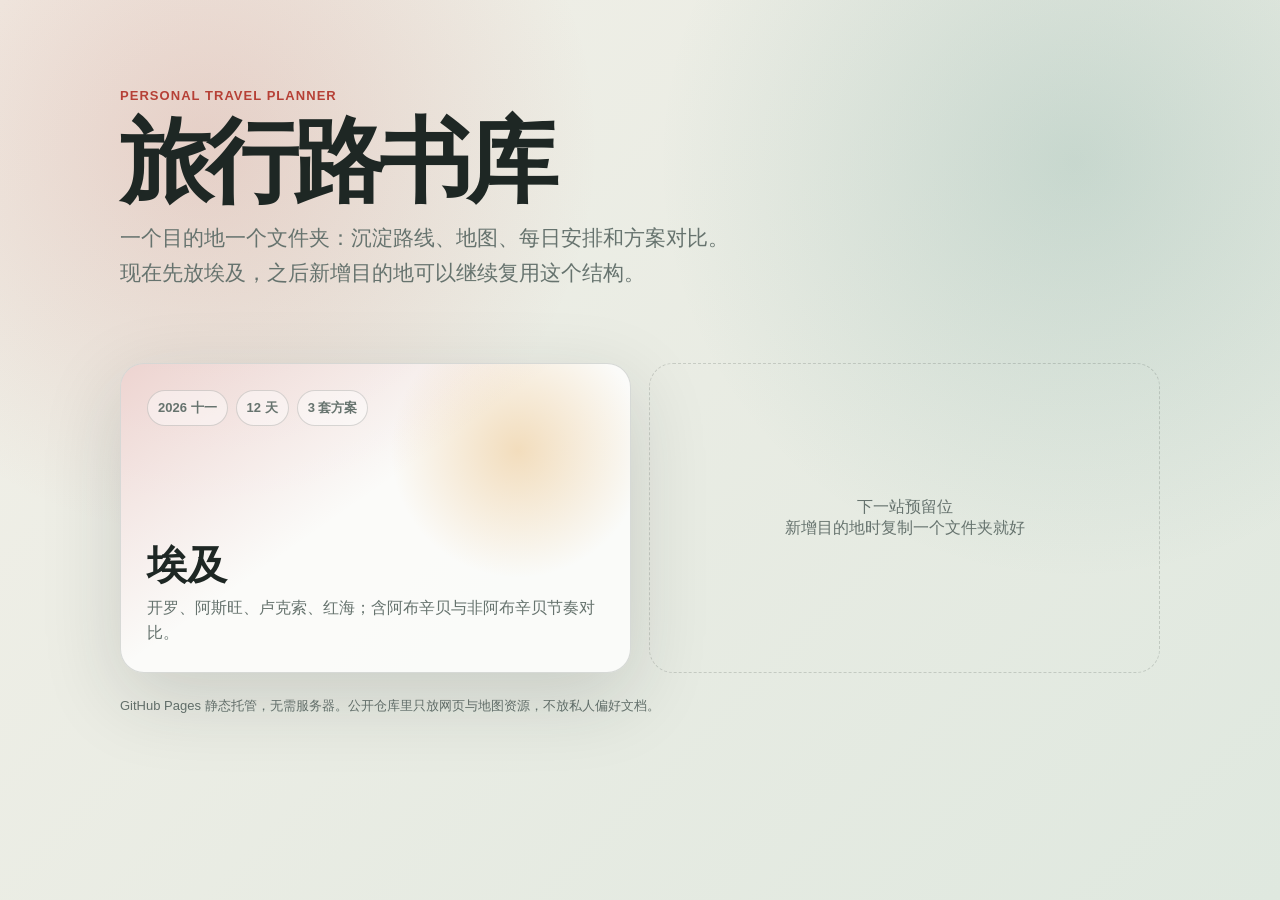
<file: index.html>
<!doctype html>
<html lang="zh-CN">
  <head>
    <meta charset="utf-8" />
    <meta name="viewport" content="width=device-width, initial-scale=1" />
    <title>Travel Planner</title>
    <style>
      :root {
        color-scheme: light dark;
        --bg: #f3f0e8;
        --ink: #1e2724;
        --muted: #66736e;
        --card: rgb(255 255 255 / 0.78);
        --line: rgb(30 39 36 / 0.16);
        --accent: #b64036;
        --shadow: 0 24px 80px rgb(30 39 36 / 0.16);
        font-family:
          "Avenir Next",
          "PingFang SC",
          "Hiragino Sans GB",
          "Microsoft YaHei",
          sans-serif;
      }

      @media (prefers-color-scheme: dark) {
        :root {
          --bg: #111816;
          --ink: #edf4ef;
          --muted: #aebbb6;
          --card: rgb(24 34 31 / 0.82);
          --line: rgb(237 244 239 / 0.16);
          --accent: #ef7b6f;
          --shadow: 0 24px 80px rgb(0 0 0 / 0.34);
        }
      }

      * {
        box-sizing: border-box;
      }

      body {
        margin: 0;
        min-height: 100dvh;
        background:
          radial-gradient(circle at 16% 16%, rgb(182 64 54 / 0.18), transparent 30%),
          radial-gradient(circle at 84% 18%, rgb(31 111 98 / 0.16), transparent 32%),
          linear-gradient(135deg, var(--bg), #dfe8df);
        color: var(--ink);
      }

      main {
        width: min(1040px, calc(100% - 32px));
        margin: 0 auto;
        padding: clamp(40px, 7vw, 88px) 0;
      }

      .hero {
        display: grid;
        gap: 16px;
        max-width: 760px;
      }

      .kicker {
        margin: 0;
        color: var(--accent);
        font-size: 13px;
        font-weight: 800;
        letter-spacing: 0.08em;
        text-transform: uppercase;
      }

      h1 {
        margin: 0;
        font-size: clamp(42px, 8vw, 92px);
        line-height: 0.92;
        letter-spacing: -0.06em;
      }

      .intro {
        margin: 0;
        max-width: 620px;
        color: var(--muted);
        font-size: clamp(17px, 2vw, 21px);
        line-height: 1.7;
      }

      .grid {
        display: grid;
        grid-template-columns: repeat(auto-fit, minmax(260px, 1fr));
        gap: 18px;
        margin-top: clamp(34px, 6vw, 72px);
      }

      .trip-card {
        position: relative;
        display: grid;
        min-height: 310px;
        padding: 26px;
        overflow: hidden;
        border: 1px solid var(--line);
        border-radius: 24px;
        background: var(--card);
        box-shadow: var(--shadow);
        color: inherit;
        text-decoration: none;
        transition:
          transform 180ms ease,
          border-color 180ms ease;
      }

      .trip-card::before {
        content: "";
        position: absolute;
        inset: 0;
        background:
          linear-gradient(145deg, rgb(182 64 54 / 0.2), transparent 46%),
          radial-gradient(circle at 78% 28%, rgb(230 179 105 / 0.42), transparent 28%);
        pointer-events: none;
      }

      .trip-card:hover {
        transform: translateY(-4px);
        border-color: rgb(182 64 54 / 0.46);
      }

      .trip-card > * {
        position: relative;
      }

      .trip-meta {
        display: flex;
        flex-wrap: wrap;
        gap: 8px;
        align-self: start;
      }

      .chip {
        border: 1px solid var(--line);
        border-radius: 999px;
        padding: 8px 10px;
        background: rgb(255 255 255 / 0.44);
        color: var(--muted);
        font-size: 13px;
        font-weight: 700;
      }

      .trip-title {
        align-self: end;
      }

      .trip-title h2 {
        margin: 0 0 10px;
        font-size: 40px;
        line-height: 1;
      }

      .trip-title p {
        margin: 0;
        color: var(--muted);
        line-height: 1.6;
      }

      .empty-card {
        display: grid;
        min-height: 310px;
        place-items: center;
        border: 1px dashed var(--line);
        border-radius: 24px;
        color: var(--muted);
        text-align: center;
      }

      footer {
        margin-top: 24px;
        color: var(--muted);
        font-size: 13px;
      }
    </style>
  </head>
  <body>
    <main>
      <section class="hero" aria-label="旅行计划首页">
        <p class="kicker">Personal Travel Planner</p>
        <h1>旅行路书库</h1>
        <p class="intro">
          一个目的地一个文件夹：沉淀路线、地图、每日安排和方案对比。现在先放埃及，之后新增目的地可以继续复用这个结构。
        </p>
      </section>

      <section class="grid" aria-label="目的地列表">
        <a class="trip-card" href="./egypt/">
          <div class="trip-meta">
            <span class="chip">2026 十一</span>
            <span class="chip">12 天</span>
            <span class="chip">3 套方案</span>
          </div>
          <div class="trip-title">
            <h2>埃及</h2>
            <p>开罗、阿斯旺、卢克索、红海；含阿布辛贝与非阿布辛贝节奏对比。</p>
          </div>
        </a>

        <div class="empty-card">
          <p>下一站预留位<br />新增目的地时复制一个文件夹就好</p>
        </div>
      </section>

      <footer>
        GitHub Pages 静态托管，无需服务器。公开仓库里只放网页与地图资源，不放私人偏好文档。
      </footer>
    </main>
  </body>
</html>
</file>
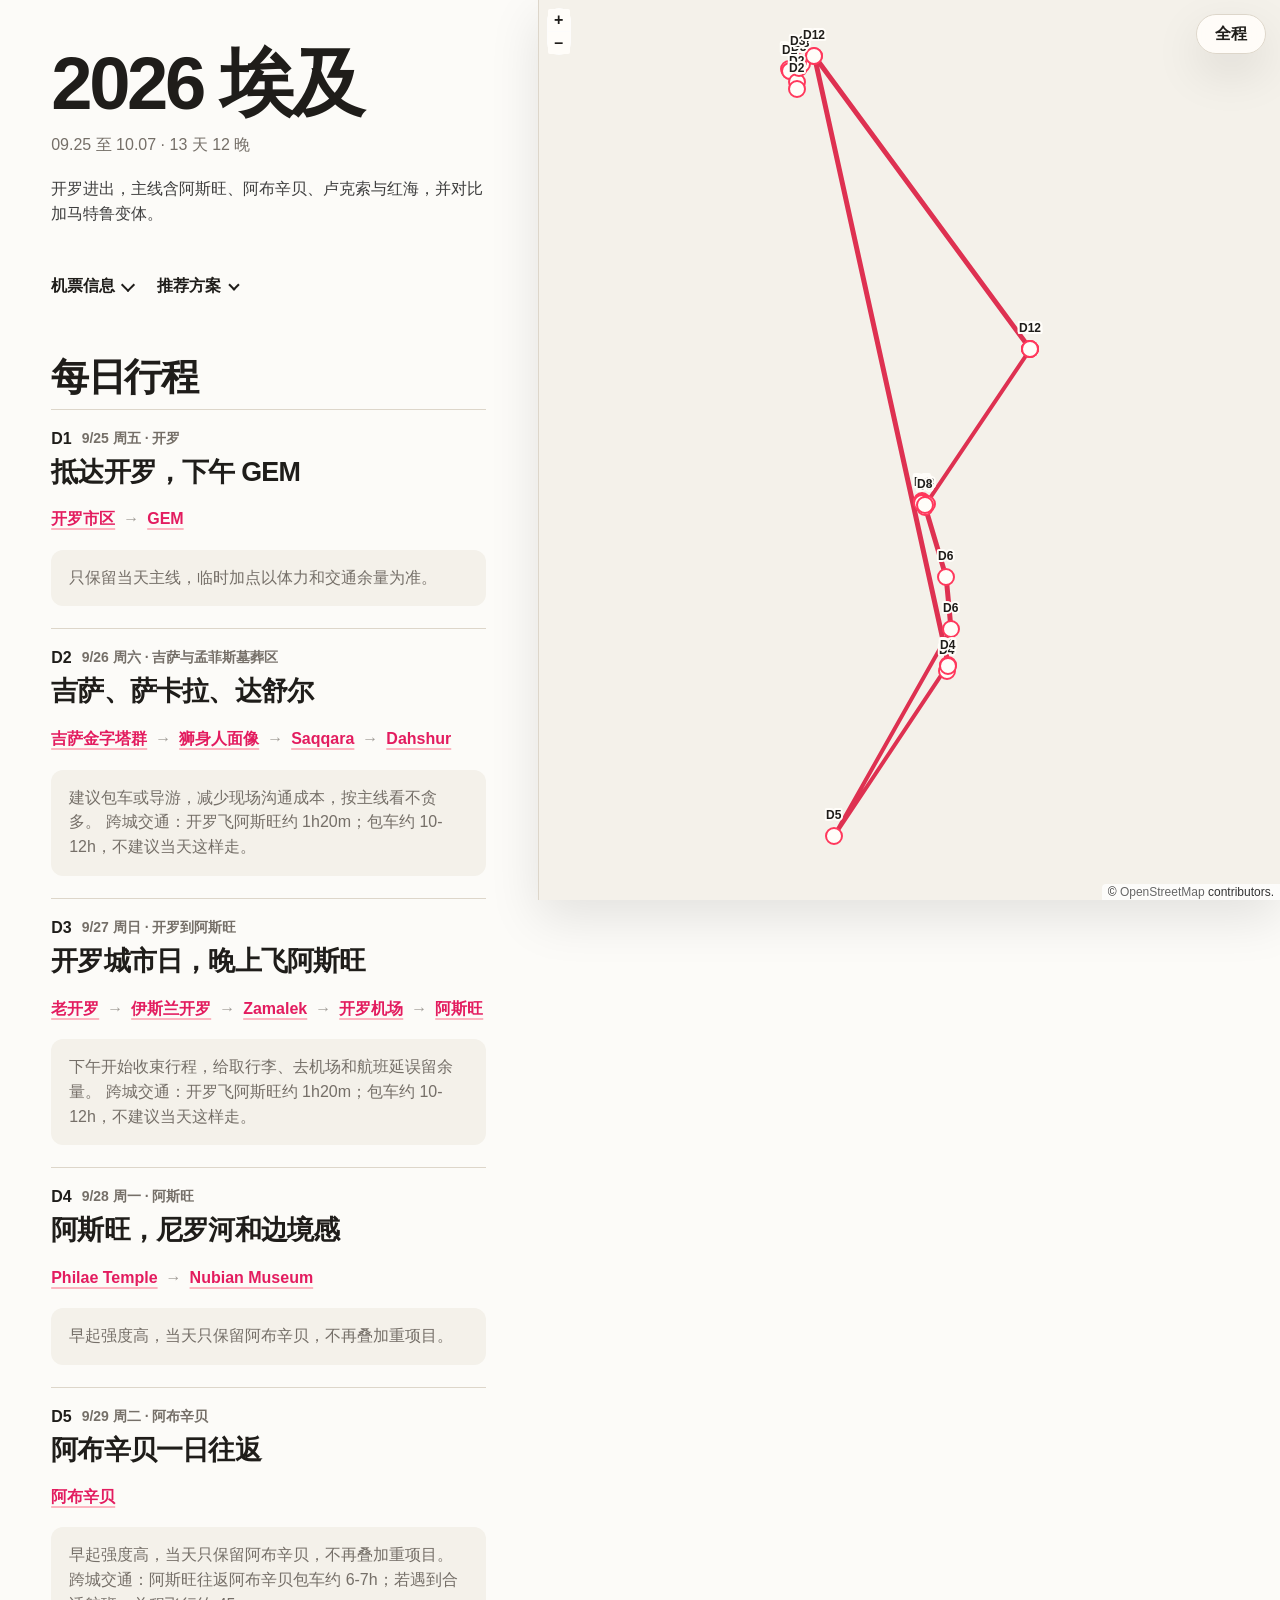
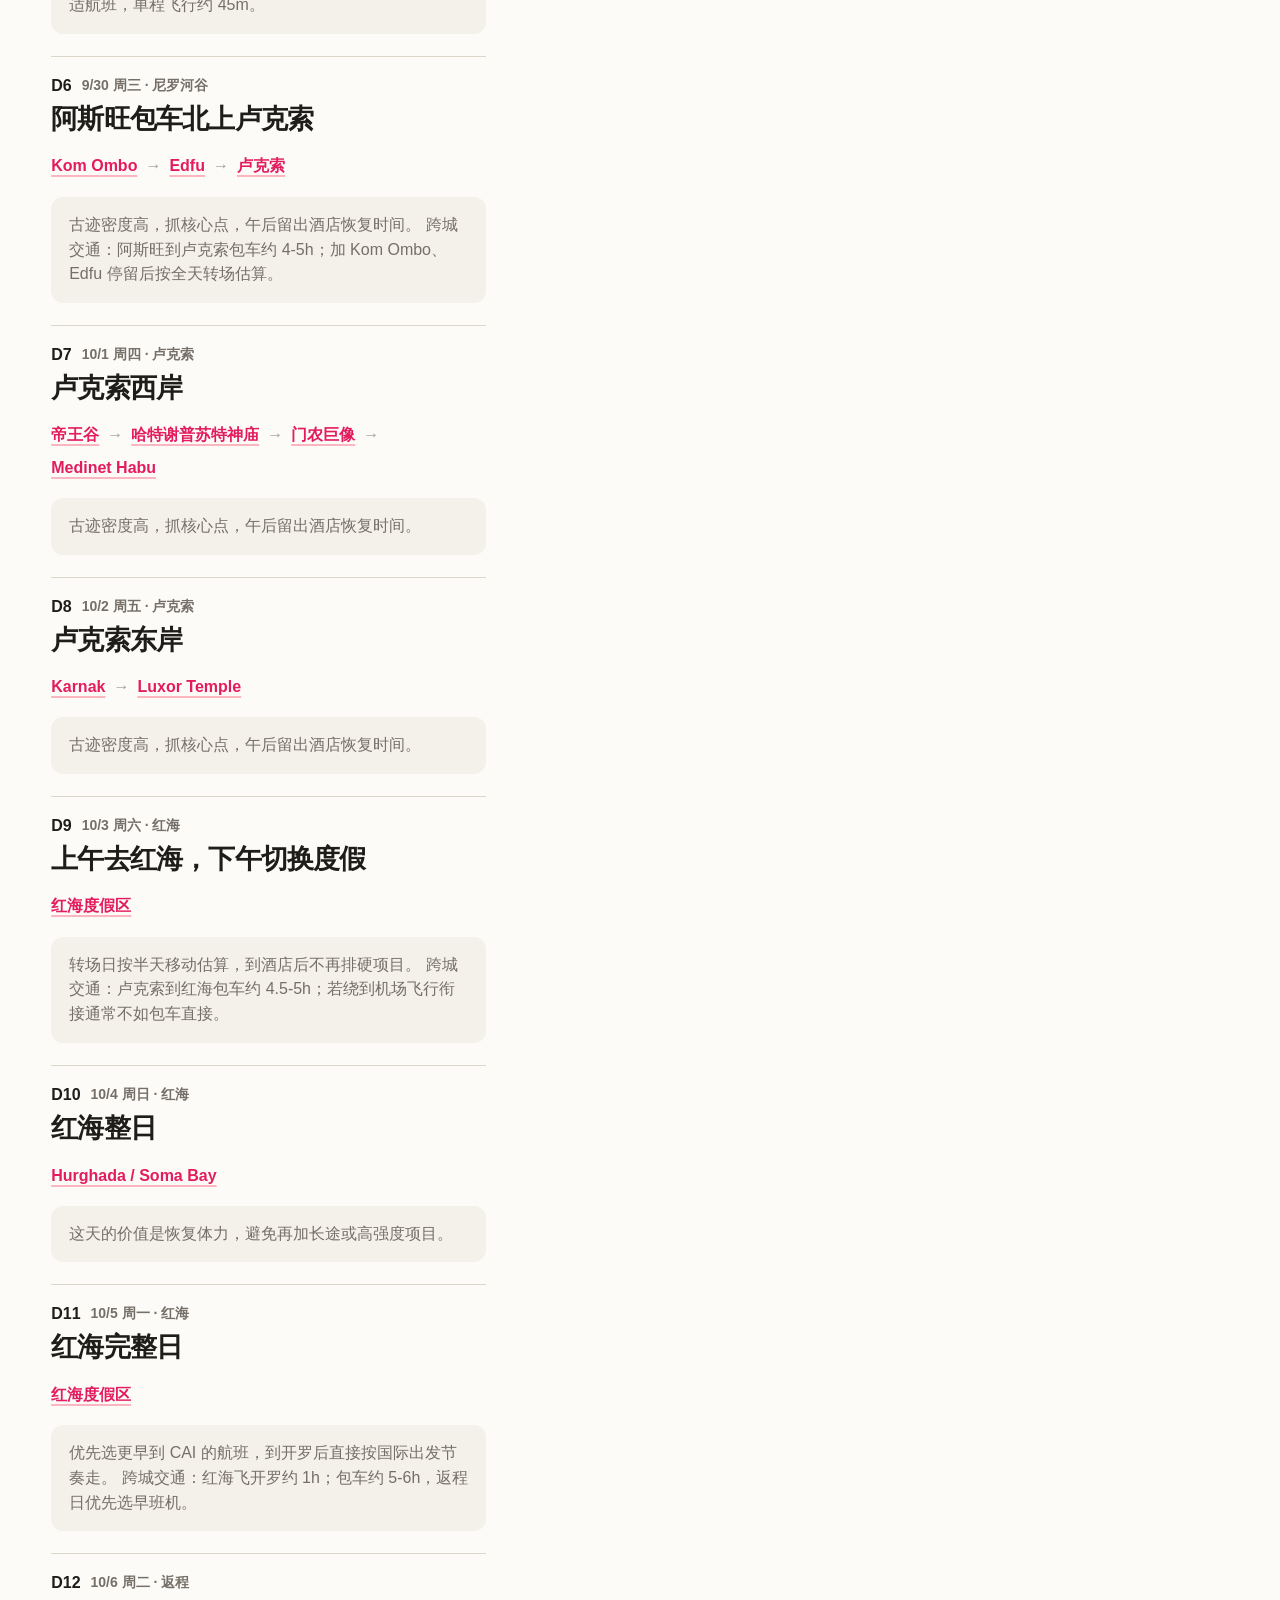
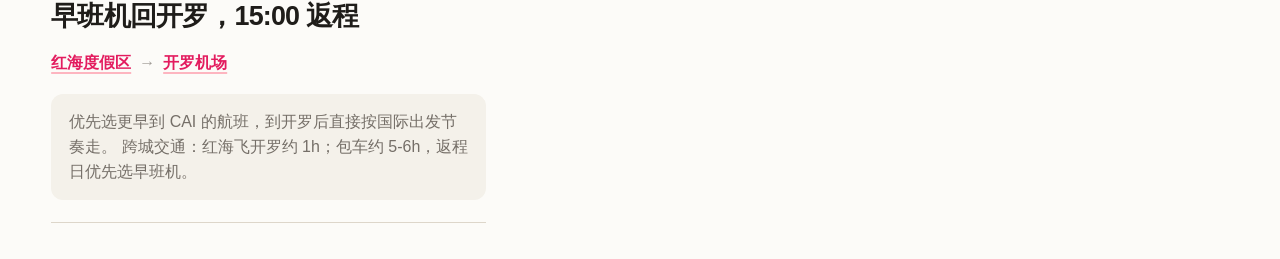
<file: egypt/index.html>
<!doctype html>
<html lang="zh-CN">
  <head>
    <meta charset="utf-8" />
    <meta name="viewport" content="width=device-width, initial-scale=1" />
    <title>埃及 2026 十一行程路书</title>
    <link rel="stylesheet" href="./vendor/ol.css" />
    <link rel="stylesheet" href="./styles.css?v=18" />
  </head>
  <body>
    <main class="route-workspace">
      <aside class="route-sidebar" aria-label="行程对比与每日路书">
        <header class="site-header">
          <div class="header-copy">
            <h1>2026 埃及</h1>
            <p class="trip-meta">09.25 至 10.07 · 13 天 12 晚</p>
            <p class="trip-brief">开罗进出，主线含阿斯旺、阿布辛贝、卢克索与红海，并对比加马特鲁变体。</p>
          </div>
          <div class="hero-actions" aria-label="行程工具">
            <details class="flight-details">
              <summary>机票信息</summary>
              <div class="quick-facts" aria-label="航班时间">
                <div>
                  <span>去程</span>
                  <strong>北京 9/25 02:30</strong>
                  <em>开罗 9/25 09:15</em>
                </div>
                <div>
                  <span>返程</span>
                  <strong>开罗 10/6 15:00</strong>
                  <em>北京 10/7 09:00</em>
                </div>
              </div>
            </details>
            <div class="plan-menu" id="planMenu">
              <button
                class="plan-menu-button"
                id="planMenuButton"
                type="button"
                aria-haspopup="listbox"
                aria-expanded="false"
              >
                推荐方案
                <span class="menu-caret" aria-hidden="true"></span>
              </button>
              <div class="plan-menu-list" id="planMenuList" role="listbox" hidden>
                <button class="plan-menu-option is-active" type="button" role="option" aria-selected="true" data-plan="abu">
                  推荐方案
                </button>
                <button class="plan-menu-option" type="button" role="option" aria-selected="false" data-plan="doubao">
                  豆包方案
                </button>
                <button class="plan-menu-option" type="button" role="option" aria-selected="false" data-plan="lean">
                  加马特鲁
                </button>
                <button class="plan-menu-option" type="button" role="option" aria-selected="false" data-plan="cruise">
                  坐邮轮
                </button>
                <button class="plan-menu-compare" id="compareToggleButton" type="button" aria-haspopup="dialog" aria-controls="comparisonDialog">
                  对比
                </button>
              </div>
            </div>
          </div>
          <h2 id="planTitle" class="visually-hidden">A. 推荐方案</h2>
        </header>

        <section class="timeline-section" aria-label="完整每日行程">
          <div class="section-heading">
            <h2>每日行程</h2>
            <p id="timelineIntro" class="visually-hidden"></p>
          </div>
          <div id="timeline" class="timeline"></div>
        </section>
      </aside>

      <section class="map-panel" aria-label="行程地图">
        <button class="fit-route-button" id="fitRouteButton" type="button">全程</button>
        <aside class="place-insight-card" id="placeInsightCard" aria-live="polite" hidden>
          <button class="place-insight-close" id="placeInsightClose" type="button" aria-label="关闭地点卡片">
            ×
          </button>
          <h2 id="placeInsightTitle"></h2>
          <dl class="place-name-grid" id="placeInsightNames"></dl>
          <p id="placeInsightDescription"></p>
          <p class="place-insight-reason" id="placeInsightReason"></p>
        </aside>
        <div id="map" class="map" role="application" aria-label="埃及行程地图"></div>
        <div class="map-fallback" id="mapFallback" hidden>
          地图底图需要联网加载 OpenLayers 和 OpenStreetMap。当前仍可查看完整每日行程。
        </div>
      </section>
    </main>

    <dialog class="comparison-dialog" id="comparisonDialog" aria-labelledby="comparisonTitle">
      <div class="comparison-dialog-panel">
        <button class="comparison-close" id="comparisonClose" type="button" aria-label="关闭方案对比">
          ×
        </button>
        <section class="comparison-section" id="comparisonSection">
          <div class="comparison-heading">
            <p>选择你的旅行节奏</p>
            <h2 id="comparisonTitle">哪套埃及行程更适合你？</h2>
            <span>先看每套方案的取舍，再按日期比较具体安排。</span>
          </div>

          <div class="comparison-stack">
            <div id="comparisonOverview" class="comparison-overview" aria-label="方案优劣势、注意事项和停留时间"></div>
            <div id="comparisonTable" class="comparison-table-wrap" aria-label="按日期对比四套方案"></div>
          </div>
        </section>
      </div>
    </dialog>

    <footer class="site-footer">
      <p>地图使用 OpenLayers + OpenStreetMap，不需要外部地图 API key。点位和日期用于方案对比，订票前仍需按实际航班微调。</p>
    </footer>

    <script src="./vendor/ol.js"></script>
    <script src="./app.js?v=20"></script>
  </body>
</html>
</file>
<file: egypt/vendor/ol.css>
:root,
:host {
  --ol-background-color: white;
  --ol-accent-background-color: #F5F5F5;
  --ol-subtle-background-color: rgba(128, 128, 128, 0.25);
  --ol-partial-background-color: rgba(255, 255, 255, 0.75);
  --ol-foreground-color: #333333;
  --ol-subtle-foreground-color: #666666;
  --ol-brand-color: #00AAFF;
}

.ol-box {
  box-sizing: border-box;
  border-radius: 2px;
  border: 1.5px solid var(--ol-background-color);
  background-color: var(--ol-partial-background-color);
}

.ol-mouse-position {
  top: 8px;
  right: 8px;
  position: absolute;
}

.ol-scale-line {
  background: var(--ol-partial-background-color);
  border-radius: 4px;
  bottom: 8px;
  left: 8px;
  padding: 2px;
  position: absolute;
}

.ol-scale-line-inner {
  border: 1px solid var(--ol-subtle-foreground-color);
  border-top: none;
  color: var(--ol-foreground-color);
  font-size: 10px;
  text-align: center;
  margin: 1px;
  will-change: contents, width;
  transition: all 0.25s;
}

.ol-scale-bar {
  position: absolute;
  bottom: 8px;
  left: 8px;
}

.ol-scale-bar-inner {
  display: flex;
}

.ol-scale-step-marker {
  width: 1px;
  height: 15px;
  background-color: var(--ol-foreground-color);
  float: right;
  z-index: 10;
}

.ol-scale-step-text {
  position: absolute;
  bottom: -5px;
  font-size: 10px;
  z-index: 11;
  color: var(--ol-foreground-color);
  text-shadow: -1.5px 0 var(--ol-partial-background-color), 0 1.5px var(--ol-partial-background-color), 1.5px 0 var(--ol-partial-background-color), 0 -1.5px var(--ol-partial-background-color);
}

.ol-scale-text {
  position: absolute;
  font-size: 12px;
  text-align: center;
  bottom: 25px;
  color: var(--ol-foreground-color);
  text-shadow: -1.5px 0 var(--ol-partial-background-color), 0 1.5px var(--ol-partial-background-color), 1.5px 0 var(--ol-partial-background-color), 0 -1.5px var(--ol-partial-background-color);
}

.ol-scale-singlebar {
  position: relative;
  height: 10px;
  z-index: 9;
  box-sizing: border-box;
  border: 1px solid var(--ol-foreground-color);
}

.ol-scale-singlebar-even {
  background-color: var(--ol-subtle-foreground-color);
}

.ol-scale-singlebar-odd {
  background-color: var(--ol-background-color);
}

.ol-unsupported {
  display: none;
}

.ol-viewport,
.ol-unselectable {
  -webkit-touch-callout: none;
  -webkit-user-select: none;
  -moz-user-select: none;
  user-select: none;
  -webkit-tap-highlight-color: transparent;
}

.ol-viewport canvas {
  all: unset;
  overflow: hidden;
}

.ol-viewport {
  touch-action: pan-x pan-y;
}

.ol-selectable {
  -webkit-touch-callout: default;
  -webkit-user-select: text;
  -moz-user-select: text;
  user-select: text;
}

.ol-grabbing {
  cursor: -webkit-grabbing;
  cursor: -moz-grabbing;
  cursor: grabbing;
}

.ol-grab {
  cursor: move;
  cursor: -webkit-grab;
  cursor: -moz-grab;
  cursor: grab;
}

.ol-control {
  position: absolute;
  background-color: var(--ol-subtle-background-color);
  border-radius: 4px;
}

.ol-zoom {
  top: .5em;
  left: .5em;
}

.ol-rotate {
  top: .5em;
  right: .5em;
  transition: opacity .25s linear, visibility 0s linear;
}

.ol-rotate.ol-hidden {
  opacity: 0;
  visibility: hidden;
  transition: opacity .25s linear, visibility 0s linear .25s;
}

.ol-zoom-extent {
  top: 4.643em;
  left: .5em;
}

.ol-full-screen {
  right: .5em;
  top: .5em;
}

.ol-control button {
  display: block;
  margin: 1px;
  padding: 0;
  color: var(--ol-subtle-foreground-color);
  font-weight: bold;
  text-decoration: none;
  font-size: inherit;
  text-align: center;
  height: 1.375em;
  width: 1.375em;
  line-height: .4em;
  background-color: var(--ol-background-color);
  border: none;
  border-radius: 2px;
}

.ol-control button::-moz-focus-inner {
  border: none;
  padding: 0;
}

.ol-zoom-extent button {
  line-height: 1.4em;
}

.ol-compass {
  display: block;
  font-weight: normal;
  will-change: transform;
}

.ol-touch .ol-control button {
  font-size: 1.5em;
}

.ol-touch .ol-zoom-extent {
  top: 5.5em;
}

.ol-control button:hover,
.ol-control button:focus {
  text-decoration: none;
  outline: 1px solid var(--ol-subtle-foreground-color);
  color: var(--ol-foreground-color);
}

.ol-zoom .ol-zoom-in {
  border-radius: 2px 2px 0 0;
}

.ol-zoom .ol-zoom-out {
  border-radius: 0 0 2px 2px;
}

.ol-attribution {
  text-align: right;
  bottom: .5em;
  right: .5em;
  max-width: calc(100% - 1.3em);
  display: flex;
  flex-flow: row-reverse;
  align-items: center;
}

.ol-attribution a {
  color: var(--ol-subtle-foreground-color);
  text-decoration: none;
}

.ol-attribution ul {
  margin: 0;
  padding: 1px .5em;
  color: var(--ol-foreground-color);
  text-shadow: 0 0 2px var(--ol-background-color);
  font-size: 12px;
}

.ol-attribution li {
  display: inline;
  list-style: none;
}

.ol-attribution li:not(:last-child):after {
  content: " ";
}

.ol-attribution img {
  max-height: 2em;
  max-width: inherit;
  vertical-align: middle;
}

.ol-attribution button {
  flex-shrink: 0;
}

.ol-attribution.ol-collapsed ul {
  display: none;
}

.ol-attribution:not(.ol-collapsed) {
  background: var(--ol-partial-background-color);
}

.ol-attribution.ol-uncollapsible {
  bottom: 0;
  right: 0;
  border-radius: 4px 0 0;
}

.ol-attribution.ol-uncollapsible img {
  margin-top: -.2em;
  max-height: 1.6em;
}

.ol-attribution.ol-uncollapsible button {
  display: none;
}

.ol-zoomslider {
  top: 4.5em;
  left: .5em;
  height: 200px;
}

.ol-zoomslider button {
  position: relative;
  height: 10px;
}

.ol-touch .ol-zoomslider {
  top: 5.5em;
}

.ol-overviewmap {
  left: 0.5em;
  bottom: 0.5em;
}

.ol-overviewmap.ol-uncollapsible {
  bottom: 0;
  left: 0;
  border-radius: 0 4px 0 0;
}

.ol-overviewmap .ol-overviewmap-map,
.ol-overviewmap button {
  display: block;
}

.ol-overviewmap .ol-overviewmap-map {
  border: 1px solid var(--ol-subtle-foreground-color);
  height: 150px;
  width: 150px;
}

.ol-overviewmap:not(.ol-collapsed) button {
  bottom: 0;
  left: 0;
  position: absolute;
}

.ol-overviewmap.ol-collapsed .ol-overviewmap-map,
.ol-overviewmap.ol-uncollapsible button {
  display: none;
}

.ol-overviewmap:not(.ol-collapsed) {
  background: var(--ol-subtle-background-color);
}

.ol-overviewmap-box {
  border: 1.5px dotted var(--ol-subtle-foreground-color);
}

.ol-overviewmap .ol-overviewmap-box:hover {
  cursor: move;
}

.ol-overviewmap .ol-viewport:hover {
  cursor: pointer;
}
</file>
<file: egypt/styles.css>
:root {
  color-scheme: light;
  --bg: #fcfbf8;
  --surface: #fffdf9;
  --surface-soft: #f4f1ea;
  --ink: #1f1d1a;
  --muted: #756f68;
  --line: #ddd6ca;
  --accent: #ff385c;
  --accent-dark: #e31c5f;
  --route: #de3151;
  --shadow: 0 18px 48px rgb(0 0 0 / 0.10);
  --radius: 12px;
  --sidebar-pad: clamp(32px, 4vw, 56px);
  --type-h1: clamp(52px, 5.8vw, 88px);
  --type-h2: clamp(30px, 3vw, 44px);
  --type-h3: clamp(24px, 2.1vw, 32px);
  --type-text1: 20px;
  --type-text2: 16px;
  --type-caption1: 14px;
  --type-caption2: 12px;
  --leading-tight: 1.08;
  --leading-body: 1.58;
  font-family:
    "PingFang SC",
    "Noto Sans SC",
    "Hiragino Sans GB",
    "Microsoft YaHei",
    "Noto Sans CJK SC",
    "Source Han Sans SC",
    ui-sans-serif,
    sans-serif;
}

* {
  box-sizing: border-box;
}

body {
  margin: 0;
  background: var(--bg);
  color: var(--ink);
  min-height: 100dvh;
  overflow: auto;
}

button {
  font: inherit;
}

.visually-hidden {
  position: absolute;
  width: 1px;
  height: 1px;
  padding: 0;
  overflow: hidden;
  clip: rect(0, 0, 0, 0);
  white-space: nowrap;
  border: 0;
}

.site-footer {
  width: min(1480px, calc(100% - 40px));
  margin: 0 auto;
}

.site-header {
  display: grid;
  gap: 14px;
  padding: 44px var(--sidebar-pad) 28px;
}

.kicker {
  margin: 0 0 4px;
  color: var(--accent-dark);
  font-size: var(--type-caption2);
  font-weight: 700;
  letter-spacing: 0;
}

h1,
h2,
p {
  margin-top: 0;
}

h1 {
  max-width: 760px;
  margin-bottom: 0;
  font-size: var(--type-h1);
  line-height: var(--leading-tight);
  letter-spacing: -0.045em;
  font-weight: 800;
}

.trip-meta {
  margin: 10px 0 0;
  color: var(--muted);
  font-size: var(--type-text2);
  font-weight: 500;
  line-height: 1.35;
}

.trip-brief {
  max-width: 30rem;
  margin: 20px 0 0;
  color: #3f3f3f;
  font-size: var(--type-text2);
  line-height: var(--leading-body);
  font-weight: 400;
}

.hero-actions {
  display: flex;
  flex-wrap: wrap;
  gap: 24px;
  align-items: center;
  margin-top: 28px;
}

.flight-details {
  position: relative;
}

.flight-details summary {
  display: inline-flex;
  min-height: 36px;
  padding: 0;
  align-items: center;
  gap: 8px;
  color: var(--ink);
  cursor: pointer;
  font-size: var(--type-text2);
  font-weight: 700;
  list-style: none;
  transition:
    color 180ms ease,
    transform 180ms ease;
}

.flight-details summary::-webkit-details-marker {
  display: none;
}

.flight-details summary::after {
  content: "";
  display: inline-block;
  width: 8px;
  height: 8px;
  margin: 0;
  border-right: 2px solid currentColor;
  border-bottom: 2px solid currentColor;
  transform: translateY(-1px) rotate(45deg);
  transition: transform 180ms ease;
}

.flight-details[open] summary::after {
  transform: translateY(2px) rotate(225deg);
}

.flight-details summary:hover {
  color: var(--accent-dark);
}

.flight-details summary:active {
  transform: translateY(1px);
}

.quick-facts {
  display: grid;
  grid-template-columns: repeat(2, minmax(140px, 1fr));
  gap: 1px;
  overflow: hidden;
  position: absolute;
  z-index: 600;
  top: calc(100% + 10px);
  left: 0;
  width: min(520px, calc(100vw - 48px));
  border: 1px solid var(--line);
  border-radius: 18px;
  background: var(--line);
  box-shadow: 0 18px 48px rgb(0 0 0 / 0.14);
}

.quick-facts div {
  min-width: 0;
  padding: 14px 18px;
  background: var(--surface);
}

.quick-facts span,
.day-meta {
  display: block;
  color: var(--muted);
  font-size: var(--type-caption1);
  font-weight: 700;
  letter-spacing: 0;
}

.quick-facts strong {
  display: block;
  margin-top: 6px;
  font-size: var(--type-text2);
  font-family: "PingFang SC", "Hiragino Sans GB", "Microsoft YaHei", sans-serif;
}

.quick-facts em {
  display: block;
  margin-top: 4px;
  color: var(--muted);
  font-size: var(--type-caption2);
  font-style: normal;
  font-weight: 700;
  line-height: 1.25;
}

.route-workspace {
  display: grid;
  width: 100%;
  margin: 0;
  grid-template-columns: clamp(460px, 42vw, 720px) minmax(0, 1fr);
  gap: 0;
  align-items: stretch;
  min-height: 100dvh;
}

.route-sidebar {
  min-width: 0;
  overflow: visible;
  padding: 0 0 36px;
}

.map-panel {
  border: 1px solid var(--line);
  border-radius: var(--radius);
  background: rgb(255 255 255 / 0.82);
  box-shadow: var(--shadow);
}

.day-card {
  border: 0;
  border-radius: 0;
  background: transparent;
  box-shadow: none;
}

.section-heading h2 {
  margin-bottom: 0;
  font-size: var(--type-h2);
  line-height: 1.1;
  letter-spacing: -0.035em;
}

.plan-menu {
  position: relative;
  z-index: 650;
}

.plan-menu-button,
.plan-menu-compare {
  min-height: 36px;
  border: 0;
  border-radius: 0;
  background: transparent;
  color: var(--ink);
  font: inherit;
  font-size: var(--type-text2);
  font-weight: 700;
}

.plan-menu-button {
  display: inline-flex;
  gap: 9px;
  align-items: center;
  padding: 0;
  cursor: pointer;
  transition:
    color 180ms ease,
    transform 180ms ease;
}

.plan-menu-button:hover {
  color: var(--accent-dark);
}

.plan-menu-button:active {
  transform: translateY(1px);
}

.menu-caret {
  display: inline-block;
  width: 8px;
  height: 8px;
  margin: 0;
  border-right: 2px solid currentColor;
  border-bottom: 2px solid currentColor;
  transform: translateY(-1px) rotate(45deg);
  transition: transform 180ms ease;
}

.plan-menu.is-open .menu-caret {
  transform: translateY(2px) rotate(225deg);
}

.plan-menu-list {
  position: absolute;
  z-index: 660;
  top: calc(100% + 10px);
  left: 0;
  display: grid;
  min-width: 220px;
  padding: 8px;
  border: 1px solid var(--line);
  border-radius: 18px;
  background: var(--surface);
  box-shadow: 0 18px 48px rgb(0 0 0 / 0.14);
}

.plan-menu-list[hidden] {
  display: none;
}

.plan-menu-option {
  display: flex;
  align-items: center;
  justify-content: space-between;
  min-height: 44px;
  padding: 0 12px;
  border: 0;
  border-radius: 12px;
  background: transparent;
  color: var(--ink);
  cursor: pointer;
  font-size: var(--type-text2);
  font-weight: 700;
  text-align: left;
}

.plan-menu-option::after {
  content: "";
  width: 8px;
  height: 8px;
  border-radius: 999px;
  background: transparent;
}

.plan-menu-option:hover {
  background: var(--surface-soft);
}

.plan-menu-option.is-active {
  color: var(--accent-dark);
}

.plan-menu-option.is-active::after {
  background: var(--accent);
}

.plan-menu-compare {
  justify-content: flex-start;
  width: 100%;
  min-height: 46px;
  margin-top: 8px;
  padding: 10px 12px 0;
  border-top: 1px solid var(--line);
  text-align: left;
  cursor: pointer;
  background: transparent;
  color: var(--accent-dark);
  transition:
    color 180ms ease,
    transform 180ms ease;
}

.plan-menu-compare:hover {
  color: var(--ink);
}

.plan-menu-compare:active {
  transform: translateY(1px);
}

.map-panel {
  position: sticky;
  top: 0;
  height: 100dvh;
  min-height: 0;
  overflow: hidden;
  isolation: isolate;
  border-radius: 0;
  border-top: 0;
  border-right: 0;
  border-bottom: 0;
}

.map {
  width: 100%;
  height: 100%;
  min-height: 0;
}

.fit-route-button {
  position: absolute;
  z-index: 520;
  top: 14px;
  right: 14px;
  min-height: 40px;
  padding: 0 18px;
  border: 1px solid var(--line);
  border-radius: 999px;
  background: color-mix(in srgb, var(--surface) 92%, transparent);
  color: var(--ink);
  box-shadow: var(--shadow);
  cursor: pointer;
  font-weight: 800;
  backdrop-filter: blur(14px);
  transition:
    border-color 180ms ease,
    color 180ms ease,
    transform 180ms ease;
}

.fit-route-button:hover {
  border-color: var(--accent);
  color: var(--accent-dark);
}

.fit-route-button:active {
  transform: translateY(1px);
}

.place-insight-card {
  position: absolute;
  z-index: 520;
  left: 18px;
  right: 18px;
  bottom: 18px;
  display: grid;
  gap: 10px;
  max-height: 360px;
  padding: 20px 24px 22px;
  overflow: hidden;
  border: 1px solid var(--line);
  border-radius: 20px;
  background: color-mix(in srgb, var(--surface) 94%, transparent);
  box-shadow: 0 18px 54px rgb(23 33 31 / 0.18);
  backdrop-filter: blur(18px);
}

.place-insight-card[hidden] {
  display: none;
}

.place-insight-close {
  position: absolute;
  top: 18px;
  right: 18px;
  display: flex;
  width: 36px;
  height: 36px;
  align-items: center;
  justify-content: center;
  padding: 0 0 2px;
  border: 1px solid var(--line);
  border-radius: 999px;
  background: var(--surface);
  color: var(--ink);
  cursor: pointer;
  font-size: var(--type-text1);
  line-height: 1;
}

.place-insight-close:hover {
  border-color: var(--ink);
  color: var(--ink);
}

.place-insight-card h2,
.place-insight-card p {
  margin: 0;
}

.place-insight-card h2 {
  padding-right: 46px;
  font-size: var(--type-h3);
  line-height: 1.15;
  letter-spacing: -0.025em;
}

.place-name-grid {
  display: grid;
  grid-template-columns: repeat(auto-fit, minmax(180px, 1fr));
  gap: 8px;
  margin: 0;
}

.place-name-grid div {
  min-width: 0;
  padding: 0;
  border-radius: 0;
  background: transparent;
}

.place-name-grid dt,
.place-name-grid dd {
  margin: 0;
}

.place-name-grid dt {
  color: var(--muted);
  font-size: var(--type-caption2);
  font-weight: 700;
  line-height: 1.2;
}

.place-name-grid dd {
  margin-top: 4px;
  color: var(--ink);
  font-size: var(--type-caption1);
  font-weight: 700;
  line-height: 1.35;
  overflow-wrap: anywhere;
}

#placeInsightDescription {
  color: var(--ink);
  font-size: var(--type-text2);
  line-height: 1.55;
}

.place-insight-reason {
  color: var(--muted);
  font-size: var(--type-caption1);
  line-height: 1.55;
}

.map-fallback {
  position: absolute;
  inset: auto 18px 18px;
  padding: 14px 16px;
  border-radius: var(--radius);
  background: var(--surface);
  color: var(--muted);
  box-shadow: var(--shadow);
}

.ol-viewport,
.ol-unselectable {
  font-family: inherit;
}

.ol-viewport {
  background: var(--surface-soft);
  cursor: grab;
}

.ol-grabbing {
  cursor: grabbing;
}

.ol-control {
  border-radius: var(--radius);
  background: rgb(255 255 255 / 0.78);
  backdrop-filter: blur(10px);
}

.ol-control button {
  border-radius: calc(var(--radius) - 2px);
  background: var(--surface);
  color: var(--ink);
  cursor: pointer;
}

.ol-attribution {
  font-size: var(--type-caption2);
}

.timeline-section {
  padding: 24px var(--sidebar-pad) 0;
}

.section-heading {
  display: block;
  margin-bottom: 10px;
}

.section-heading p {
  margin: 10px 0 0;
  color: var(--muted);
  line-height: 1.7;
}

.timeline {
  display: grid;
  gap: 0;
  border-top: 1px solid var(--line);
}

.day-card {
  display: block;
  padding: 20px 0 22px;
  border-bottom: 1px solid var(--line);
  transition:
    background 180ms ease;
}

.day-card:hover {
  background: color-mix(in srgb, var(--surface) 48%, transparent);
}

.day-number {
  color: var(--ink);
  font-size: var(--type-text2);
  font-weight: 800;
  line-height: 1;
}

.day-card-head {
  display: flex;
  gap: 10px;
  align-items: center;
  margin-bottom: 8px;
}

.day-head {
  display: flex;
  gap: 12px;
  align-items: baseline;
  justify-content: space-between;
  margin-bottom: 12px;
}

.day-title {
  margin: 0;
  font-size: var(--type-h3);
  line-height: 1.25;
  letter-spacing: -0.03em;
}

.day-grid {
  display: grid;
  grid-template-columns: 1fr;
  gap: 8px;
  margin-top: 12px;
}

.day-block {
  min-width: 0;
  padding: 12px;
  border: 1px solid var(--line);
  border-radius: calc(var(--radius) - 4px);
  background: color-mix(in srgb, var(--surface) 72%, transparent);
}

.day-block span {
  display: block;
  margin-bottom: 6px;
  color: var(--accent-dark);
  font-size: var(--type-caption2);
  font-weight: 800;
}

.day-block p {
  margin-bottom: 0;
  color: var(--ink);
  line-height: 1.55;
}

.route-trail {
  display: flex;
  flex-wrap: wrap;
  gap: 4px 8px;
  align-items: baseline;
  margin: 16px 0 0;
}

.place-button {
  min-height: 28px;
  padding: 0;
  border: 0;
  border-radius: 0;
  background: transparent;
  color: var(--accent-dark);
  cursor: pointer;
  font-size: var(--type-text2);
  font-weight: 800;
  text-decoration: underline;
  text-decoration-color: color-mix(in srgb, var(--accent) 36%, transparent);
  text-decoration-thickness: 2px;
  text-underline-offset: 4px;
  transition:
    color 180ms ease,
    text-decoration-color 180ms ease;
}

.place-button:hover,
.place-button.is-active {
  color: var(--ink);
  text-decoration-color: var(--accent);
}

.place-button:active {
  transform: translateY(1px);
}

.route-separator {
  color: color-mix(in srgb, var(--muted) 68%, transparent);
  font-size: var(--type-text2);
  font-weight: 700;
}

.day-card.is-active {
  border-color: var(--accent);
}

.day-advice {
  max-width: 34rem;
  margin: 16px 0 0;
  padding: 16px 18px;
  border-radius: var(--radius);
  background: var(--surface-soft);
  color: var(--muted);
  font-size: var(--type-text2);
  line-height: 1.55;
}

.comparison-dialog {
  width: min(1640px, calc(100% - 32px));
  max-height: calc(100dvh - 32px);
  padding: 0;
  overflow: hidden;
  border: 0;
  border-radius: 28px;
  background: transparent;
  color: var(--ink);
}

.comparison-dialog::backdrop {
  background: rgb(0 0 0 / 0.32);
  backdrop-filter: blur(8px);
}

.comparison-dialog-panel {
  position: relative;
  max-height: calc(100dvh - 32px);
  overflow: auto;
  padding: clamp(24px, 3.2vw, 52px);
  background: #fff;
}

.comparison-close {
  position: sticky;
  top: 0;
  z-index: 10;
  display: flex;
  width: 42px;
  height: 42px;
  margin: 0 0 -42px auto;
  align-items: center;
  justify-content: center;
  padding: 0 0 2px;
  border: 1px solid #ddd;
  border-radius: 999px;
  background: rgb(255 255 255 / 0.92);
  color: var(--ink);
  cursor: pointer;
  font-size: var(--type-text1);
  line-height: 1;
  backdrop-filter: blur(12px);
  transition: background 160ms ease, transform 160ms ease;
}

.comparison-close:hover {
  border-color: #b0b0b0;
  background: #f7f7f7;
  transform: scale(1.04);
}

.comparison-section {
  max-width: 1500px;
  margin: 0 auto;
}

.comparison-section[hidden] {
  display: none;
}

.comparison-heading {
  max-width: 720px;
  margin: 0 64px 32px 0;
}

.comparison-heading p,
.daily-comparison-heading p {
  margin: 0 0 9px;
  color: var(--accent-dark);
  font-size: 13px;
  font-weight: 800;
  letter-spacing: 0.06em;
}

.comparison-heading h2 {
  margin: 0;
  font-size: clamp(32px, 3vw, 48px);
  line-height: 1.08;
  letter-spacing: -0.045em;
  font-weight: 800;
}

.comparison-heading > span,
.daily-comparison-heading > span {
  display: block;
  margin-top: 12px;
  color: #6a6a6a;
  font-size: 16px;
  line-height: 1.55;
}

.comparison-overview {
  display: grid;
  grid-template-columns: repeat(4, minmax(0, 1fr));
  gap: 14px;
}

.comparison-card {
  position: relative;
  display: flex;
  min-width: 0;
  min-height: 500px;
  flex-direction: column;
  padding: 24px;
  border: 1px solid #ddd;
  border-radius: 22px;
  background: #fff;
  transition: border-color 180ms ease, box-shadow 180ms ease, transform 180ms ease;
}

.comparison-card:hover {
  border-color: #b0b0b0;
  box-shadow: 0 8px 28px rgb(0 0 0 / 0.08);
  transform: translateY(-2px);
}

.comparison-card.is-active {
  border-color: var(--ink);
  box-shadow: 0 0 0 1px var(--ink);
}

.comparison-card:first-child::before {
  content: "";
  position: absolute;
  top: -1px;
  right: 22px;
  left: 22px;
  height: 4px;
  border-radius: 0 0 999px 999px;
  background: var(--accent);
}

.comparison-card-topline {
  display: flex;
  justify-content: space-between;
  margin-bottom: 24px;
  color: #717171;
  font-size: 12px;
  font-weight: 700;
}

.comparison-card:first-child .comparison-card-topline span:first-child {
  color: var(--accent-dark);
}

.comparison-card-head {
  margin-bottom: 24px;
}

.comparison-card-head p,
.comparison-card-head h3,
.comparison-card h4 {
  margin: 0;
}

.comparison-card-copy {
  min-width: 0;
}

.comparison-card-head p {
  color: var(--ink);
  font-size: 24px;
  font-weight: 800;
  line-height: 1.15;
  letter-spacing: -0.035em;
}

.comparison-card-head h3 {
  margin-top: 9px;
  font-size: 16px;
  line-height: 1.35;
  font-weight: 700;
  color: #484848;
  letter-spacing: -0.02em;
}

.comparison-card-copy span {
  display: block;
  margin-top: 7px;
  color: #717171;
  font-size: 14px;
  line-height: 1.4;
}

.comparison-metrics {
  display: grid;
  grid-template-columns: repeat(3, minmax(0, 1fr));
  gap: 6px;
  padding: 16px 0;
  border-top: 1px solid #ebebeb;
  border-bottom: 1px solid #ebebeb;
}

.comparison-metrics span {
  min-width: 0;
  color: var(--ink);
  font-size: 14px;
  font-weight: 800;
  line-height: 1.25;
}

.comparison-metrics small {
  display: block;
  margin-bottom: 5px;
  color: #717171;
  font-size: 11px;
  font-weight: 600;
}

.comparison-card-section {
  margin-top: 20px;
}

.comparison-card-section h4 {
  margin: 0 0 9px;
  color: #717171;
  font-size: 12px;
  font-weight: 700;
}

.comparison-bullet-list {
  display: grid;
  gap: 7px;
  margin: 0;
  padding-left: 19px;
  color: #222;
  font-size: 14px;
  line-height: 1.45;
}

.comparison-tradeoff p {
  margin: 0;
  color: #484848;
  font-size: 14px;
  line-height: 1.45;
}

.comparison-stays {
  margin: auto 0 20px;
  padding-top: 24px;
  color: #717171;
  font-size: 12px;
  line-height: 1.5;
}

.compare-select-button {
  width: 100%;
  min-height: 44px;
  border: 1px solid var(--ink);
  border-radius: 10px;
  background: var(--ink);
  color: #fff;
  cursor: pointer;
  font-size: 14px;
  font-weight: 800;
  transition: background 160ms ease, color 160ms ease, transform 160ms ease;
}

.compare-select-button:hover {
  background: #000;
}

.compare-select-button:active {
  transform: scale(0.985);
}

.compare-select-button[aria-pressed="true"] {
  border-color: #ddd;
  background: #f7f7f7;
  color: #717171;
  cursor: default;
}

.comparison-table-wrap {
  margin-top: clamp(48px, 6vw, 84px);
}

.daily-comparison-heading {
  max-width: 620px;
  margin-bottom: 28px;
}

.daily-comparison-heading h3 {
  margin: 0;
  font-size: clamp(26px, 2.4vw, 36px);
  line-height: 1.12;
  letter-spacing: -0.04em;
}

.day-compare-list {
  border-top: 1px solid #ddd;
}

.day-compare-group {
  display: grid;
  grid-template-columns: 100px minmax(0, 1fr);
  gap: 24px;
  padding: 26px 0;
  border-bottom: 1px solid #ddd;
}

.day-compare-group > header {
  padding-top: 2px;
}

.day-compare-group > header strong,
.day-compare-group > header span {
  display: block;
}

.day-compare-group > header strong {
  font-size: 18px;
  letter-spacing: -0.02em;
}

.day-compare-group > header span {
  margin-top: 6px;
  color: #717171;
  font-size: 13px;
}

.day-compare-grid {
  display: grid;
  grid-template-columns: repeat(4, minmax(0, 1fr));
  gap: 10px;
}

.comparison-day-cell {
  min-width: 0;
  min-height: 150px;
  padding: 16px;
  border-radius: 16px;
  background: #f7f7f7;
  transition: background 160ms ease, box-shadow 160ms ease;
}

.comparison-day-cell.is-active {
  background: #fff;
  box-shadow: inset 0 0 0 1px #b0b0b0;
}

.comparison-day-cell button {
  margin: 0 0 12px;
  padding: 0;
  border: 0;
  background: transparent;
  color: #717171;
  cursor: pointer;
  font-size: 12px;
  font-weight: 800;
  text-decoration: underline;
  text-decoration-color: transparent;
  text-underline-offset: 3px;
}

.comparison-day-cell button:hover {
  color: var(--ink);
  text-decoration-color: currentColor;
}

.comparison-day-cell p,
.comparison-day-cell strong,
.comparison-day-cell span {
  margin: 0;
}

.comparison-day-cell p {
  color: var(--accent-dark);
  font-size: 12px;
  font-weight: 800;
  letter-spacing: -0.01em;
}

.comparison-day-cell strong {
  display: block;
  margin-top: 5px;
  font-size: 15px;
  line-height: 1.38;
  letter-spacing: -0.02em;
}

.comparison-day-cell span {
  display: block;
  margin-top: 9px;
  color: #717171;
  font-size: 12px;
  line-height: 1.4;
}

.site-footer {
  display: none;
  padding: 0 0 34px;
  color: var(--muted);
  font-size: var(--type-caption1);
  line-height: 1.7;
}

@media (prefers-reduced-motion: reduce) {
  *,
  *::before,
  *::after {
    scroll-behavior: auto !important;
    transition-duration: 0.01ms !important;
    animation-duration: 0.01ms !important;
    animation-iteration-count: 1 !important;
  }
}

@media (max-width: 1120px) {
  .comparison-overview {
    grid-template-columns: repeat(2, minmax(0, 1fr));
  }

  .comparison-card {
    min-height: 460px;
  }

  .day-compare-grid {
    grid-template-columns: repeat(2, minmax(0, 1fr));
  }
}

@media (max-width: 560px) {
  .route-workspace {
    grid-template-columns: 1fr;
  }

  .quick-facts {
    width: 100%;
  }

  .route-sidebar {
    height: auto;
    max-height: none;
    overflow: visible;
    padding-right: 0;
  }

  .map-panel {
    position: relative;
    top: 0;
    height: 420px;
    min-height: 420px;
    order: -1;
  }

  .map {
    height: 420px;
  }

  .place-insight-card {
    max-height: 280px;
  }
}

@media (max-width: 680px) {
  :root {
    --sidebar-pad: 24px;
    --type-h1: 46px;
    --type-h2: 34px;
    --type-h3: 25px;
  }

  .site-footer {
    width: min(100% - 24px, 1180px);
  }

  .site-header {
    padding-top: 32px;
  }

  .trip-brief {
    font-size: var(--type-text2);
  }

  .quick-facts {
    position: static;
    width: 100%;
    margin-top: 8px;
  }

  .quick-facts,
  .day-grid {
    grid-template-columns: 1fr;
  }

  .comparison-heading,
  .comparison-overview {
    grid-template-columns: 1fr;
  }

  .comparison-dialog {
    width: 100%;
    max-height: 100dvh;
    border-radius: 0;
  }

  .comparison-dialog-panel {
    max-height: 100dvh;
    padding: 20px 18px 36px;
  }

  .comparison-heading {
    margin: 8px 48px 24px 0;
  }

  .comparison-heading h2 {
    font-size: 32px;
  }

  .comparison-overview {
    display: flex;
    gap: 12px;
    margin-right: -18px;
    padding-right: 18px;
    overflow-x: auto;
    scroll-snap-type: x mandatory;
    scrollbar-width: none;
  }

  .comparison-overview::-webkit-scrollbar {
    display: none;
  }

  .comparison-card {
    width: min(82vw, 330px);
    min-height: 500px;
    flex: 0 0 auto;
    padding: 22px;
    scroll-snap-align: start;
  }

  .comparison-table-wrap {
    margin-top: 56px;
  }

  .day-compare-group {
    grid-template-columns: 1fr;
    gap: 16px;
  }

  .day-compare-grid {
    display: flex;
    gap: 10px;
    margin-right: -18px;
    padding-right: 18px;
    overflow-x: auto;
    scroll-snap-type: x mandatory;
    scrollbar-width: none;
  }

  .day-compare-grid::-webkit-scrollbar {
    display: none;
  }

  .comparison-day-cell {
    width: min(72vw, 280px);
    flex: 0 0 auto;
    scroll-snap-align: start;
  }

  .day-card {
    padding: 16px;
  }

  .day-card-head {
    gap: 12px;
  }

  .day-title {
    font-size: var(--type-h3);
  }

  .route-trail,
  .day-advice {
    margin-left: 0;
  }

  .place-button {
    font-size: var(--type-text2);
  }

  h1 {
    font-size: var(--type-h1);
  }

  .place-name-grid {
    grid-template-columns: repeat(2, minmax(0, 1fr));
  }
}
</file>
